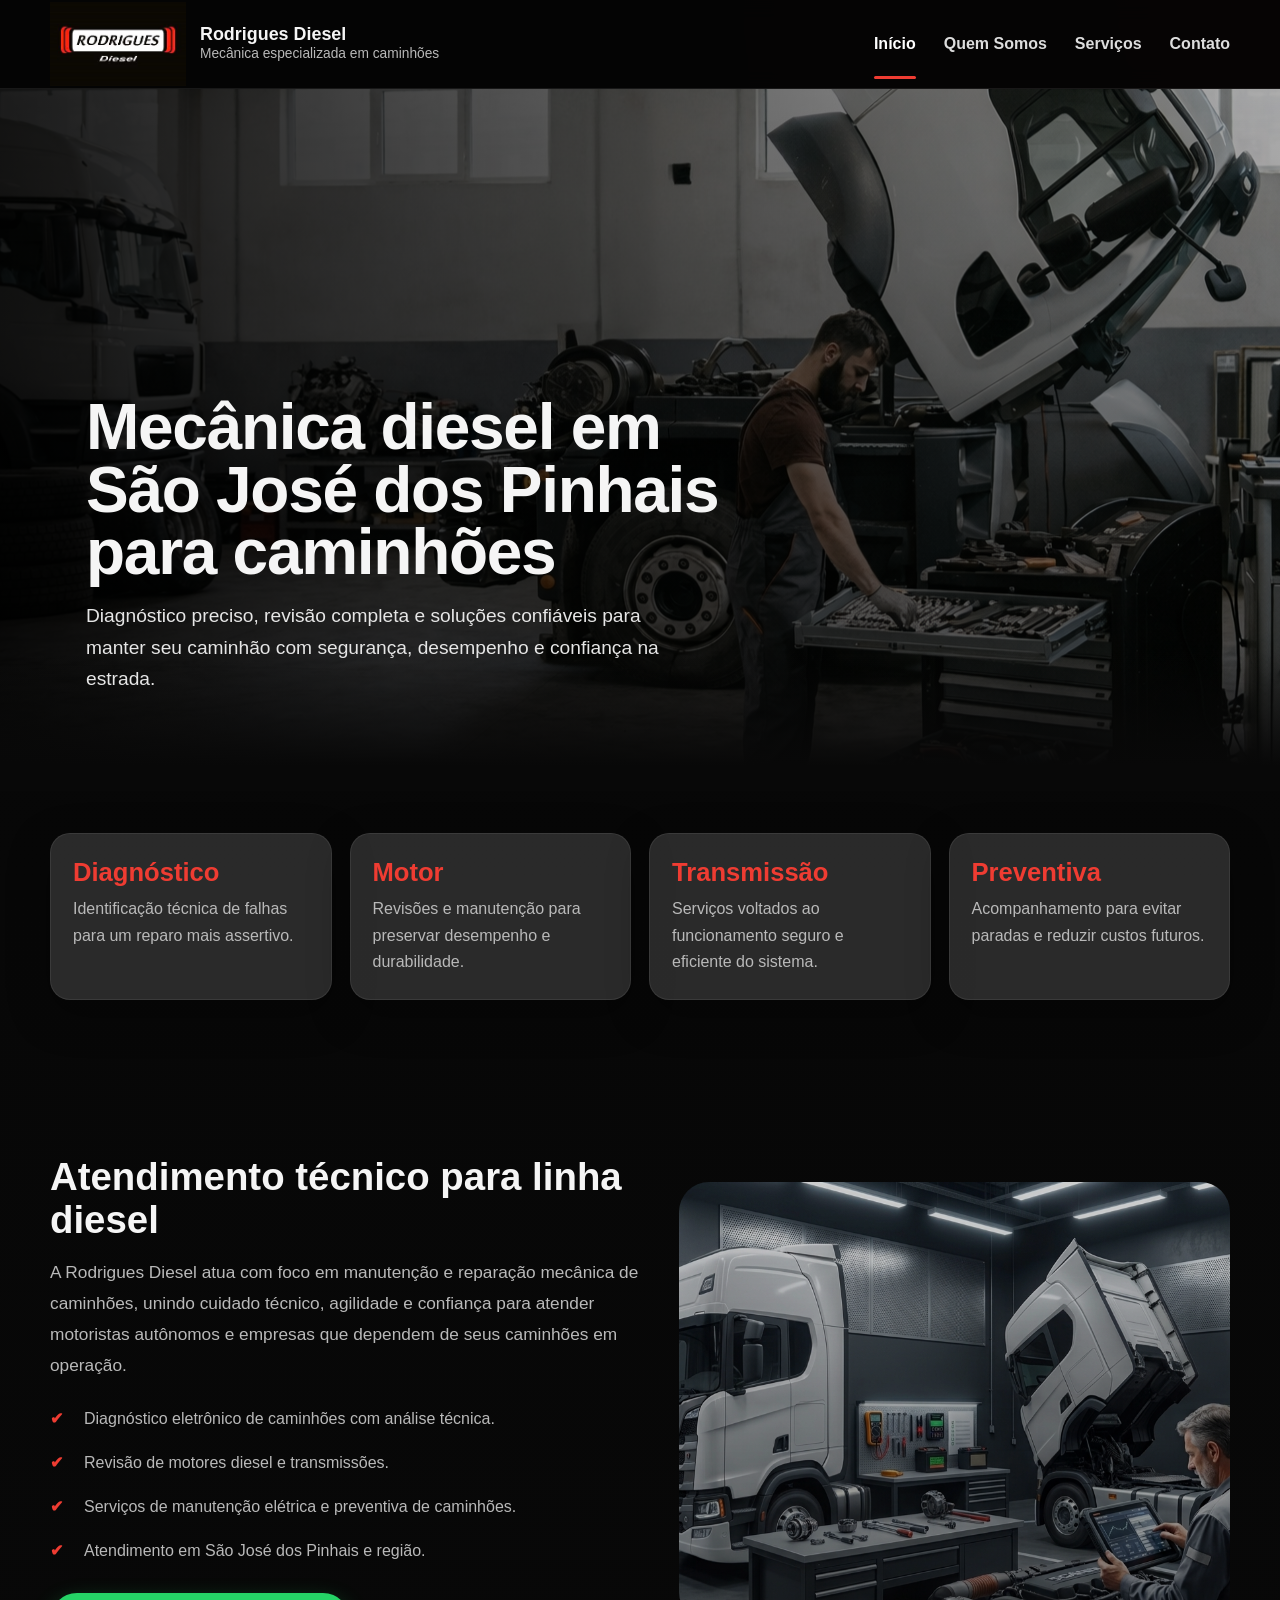
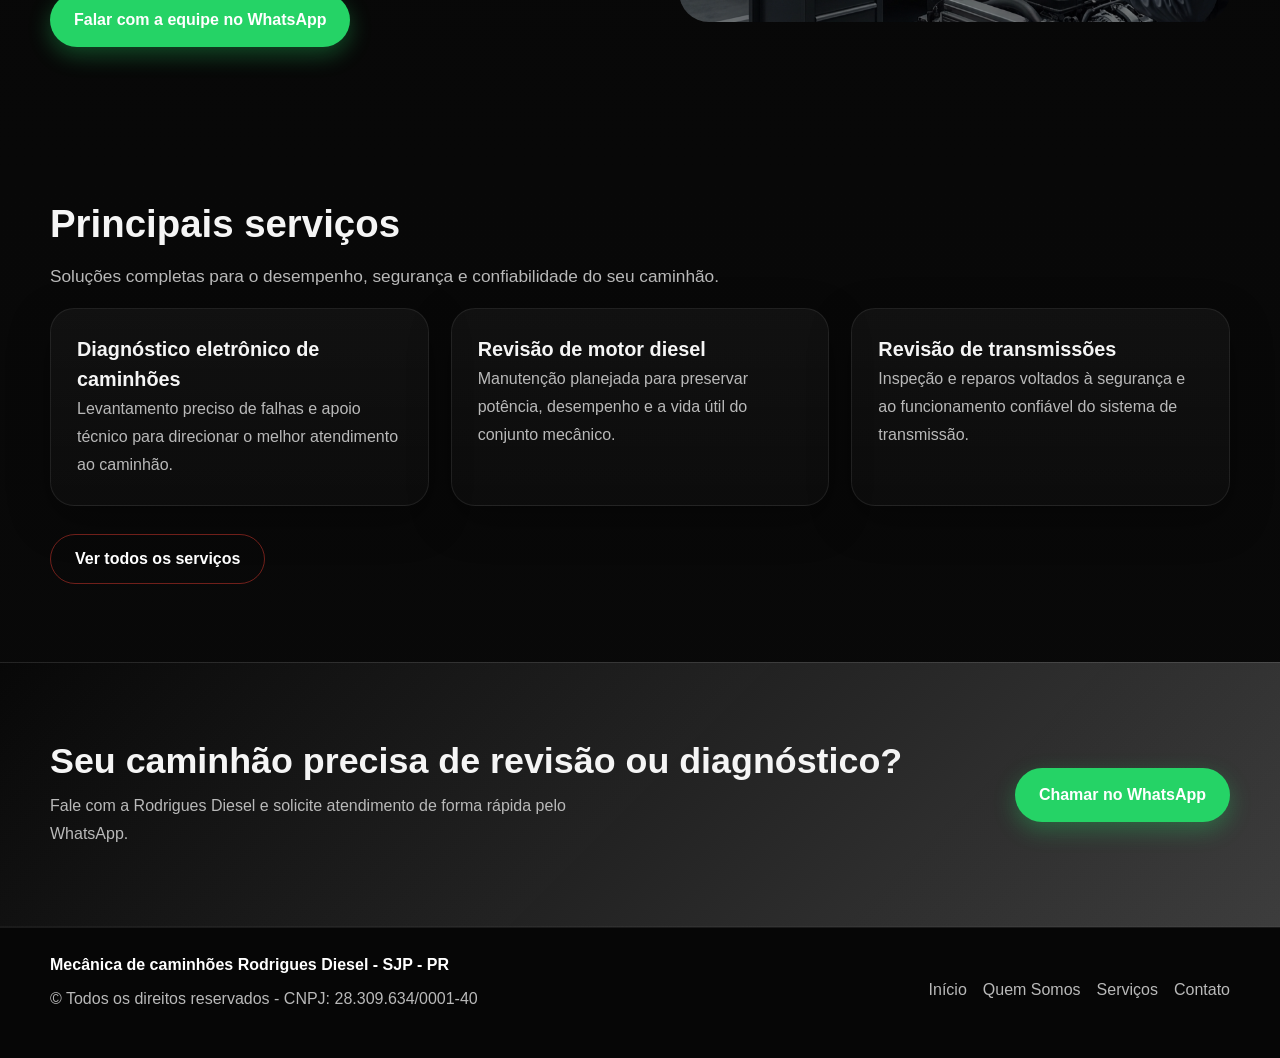
<file: index.html>
<!DOCTYPE html>
<html lang="pt-BR">
<head>
  <meta charset="UTF-8" />
<meta name="viewport" content="width=device-width, initial-scale=1.0" />

<title>Rodrigues Diesel | Mecânica diesel para caminhões em São José dos Pinhais</title>

<meta
  name="description"
  content="Rodrigues Diesel é especializada em mecânica diesel para caminhões em São José dos Pinhais, com serviços de diagnóstico, manutenção e reparo para linha pesada."
/>

<meta
  name="keywords"
  content="mecânica diesel, oficina diesel, caminhões diesel, manutenção de caminhões, mecânica linha pesada, oficina de caminhão, São José dos Pinhais, Rodrigues Diesel"
/>

<meta name="robots" content="index, follow" />
<link rel="canonical" href="https://rodriguesdiesel.com.br/" />

<link rel="icon" type="image/png" sizes="32x32" href="./favicon.png" />
<link rel="icon" type="image/png" sizes="16x16" href="./favicon.png" />
<link rel="shortcut icon" href="./favicon.png" />
  
<meta property="og:type" content="website" />
<meta property="og:title" content="Rodrigues Diesel | Mecânica diesel para caminhões" />
<meta
  property="og:description"
  content="Especialistas em manutenção e diagnóstico de caminhões diesel em São José dos Pinhais."
/>
<meta property="og:url" content="https://rodriguesdiesel.com.br/" />
<meta property="og:image" content="https://rodriguesdiesel.com.br/assets/img/og-home.jpg" />

<meta name="twitter:card" content="summary_large_image" />
<meta name="twitter:title" content="Rodrigues Diesel | Mecânica diesel para caminhões" />
<meta
  name="twitter:description"
  content="Especialistas em manutenção e diagnóstico de caminhões diesel em São José dos Pinhais."
/>
<meta name="twitter:image" content="https://rodriguesdiesel.com.br/assets/img/og-home.jpg" />

  <link rel="stylesheet" href="./assets/css/style.css">
</head>
<body>
  <!-- Cabeçalho principal -->
  <header class="site-header">
    <div class="container site-header__inner">
      <a class="brand" href="./index.html" aria-label="Rodrigues Diesel - página inicial">
        <img
          class="brand__logo"
          src="./assets/img/logo-rodrigues-diesel.jpeg"
          alt="Logo Rodrigues Diesel"
        >
        <div class="brand__text">
          <strong>Rodrigues Diesel</strong>
          <span>Mecânica especializada em caminhões</span>
        </div>
      </a>

      <button
        class="nav-toggle"
        type="button"
        aria-label="Abrir menu"
        aria-expanded="false"
      >
        Menu
      </button>

      <nav class="site-nav" aria-label="Menu principal">
        <ul>
          <li><a class="is-active" href="./index.html">Início</a></li>
          <li><a href="./quem-somos.html">Quem Somos</a></li>
          <li><a href="./servicos.html">Serviços</a></li>
          <li><a href="./contato.html">Contato</a></li>
        </ul>
      </nav>
    </div>
  </header>

  <main>
    <!-- Hero principal da página inicial -->
    <section
      class="hero"
      aria-label="Seção principal de apresentação da Rodrigues Diesel"
      style="--hero-image: url('../img/hero-inicio.png');"
    >
      <div class="container">
        <div class="hero__content">
          <h1>Mecânica diesel em São José dos Pinhais para caminhões</h1>
          <p>
            Diagnóstico preciso, revisão completa e soluções confiáveis para manter seu caminhão
            com segurança, desempenho e confiança na estrada.
          </p>
        </div>
      </div>
    </section>

    <!-- Destaques rápidos -->
    <section class="section section--tight">
      <div class="container">
        <div class="grid-4">
          <div class="stat">
            <strong>Diagnóstico</strong>
            <span>Identificação técnica de falhas para um reparo mais assertivo.</span>
          </div>

          <div class="stat">
            <strong>Motor</strong>
            <span>Revisões e manutenção para preservar desempenho e durabilidade.</span>
          </div>

          <div class="stat">
            <strong>Transmissão</strong>
            <span>Serviços voltados ao funcionamento seguro e eficiente do sistema.</span>
          </div>

          <div class="stat">
            <strong>Preventiva</strong>
            <span>Acompanhamento para evitar paradas e reduzir custos futuros.</span>
          </div>
        </div>
      </div>
    </section>

    <!-- Bloco institucional -->
    <section class="section">
      <div class="container grid-2 grid-2--align-center">
        <div>
          <h2 class="section-title">Atendimento técnico para linha diesel</h2>

          <p class="section-intro">
            A Rodrigues Diesel atua com foco em manutenção e reparação mecânica de caminhões,
            unindo cuidado técnico, agilidade e confiança para atender motoristas autônomos
            e empresas que dependem de seus caminhões em operação.
          </p>

          <ul class="list-check">
            <li>Diagnóstico eletrônico de caminhões com análise técnica.</li>
            <li>Revisão de motores diesel e transmissões.</li>
            <li>Serviços de manutenção elétrica e preventiva de caminhões.</li>
            <li>Atendimento em São José dos Pinhais e região.</li>
          </ul>

          <div class="section-actions">
            <a
              class="btn-whatsapp"
              href="https://wa.me/5541999166477?text=Eu%20vi%20seu%20contato%20no%20site%20e%20quero%20saber%20Mais."
              target="_blank"
              rel="noopener"
            >
              Falar com a equipe no WhatsApp
            </a>
          </div>
        </div>

        <div
          class="media-box"
          style="--media-image: url('../img/img-inicio-02.png');"
          aria-label="Imagem ilustrativa de manutenção mecânica"
        ></div>
      </div>
    </section>

    <!-- Serviços -->
    <section class="section">
      <div class="container">
        <h2 class="section-title">Principais serviços</h2>
        <p class="section-intro">
          Soluções completas para o desempenho, segurança e confiabilidade do seu caminhão.
        </p>
         </p>

        <div class="grid-3">
          <article class="card service-card">
          <h3>Diagnóstico eletrônico de caminhões</h3>
            <p>
              Levantamento preciso de falhas e apoio técnico para direcionar o melhor atendimento ao caminhão.
            </p>
          </article>

          <article class="card service-card">
           <h3>Revisão de motor diesel</h3>
            <p>
              Manutenção planejada para preservar potência, desempenho e a vida útil do conjunto mecânico.
            </p>
          </article>

          <article class="card service-card">
           <h3>Revisão de transmissões</h3>
            <p>
              Inspeção e reparos voltados à segurança e ao funcionamento confiável do sistema de transmissão.
            </p>
          </article>
        </div>

        <div class="section-actions">
          <a class="btn-outline" href="./servicos.html">Ver todos os serviços</a>
        </div>
      </div>
    </section>

    <!-- CTA final -->
    <section class="section cta-band">
      <div class="container cta-band__inner">
        <div>
          <h2>Seu caminhão precisa de revisão ou diagnóstico?</h2>
          <p>Fale com a Rodrigues Diesel e solicite atendimento de forma rápida pelo WhatsApp.</p>
        </div>

        <a
          class="btn-whatsapp"
          href="https://wa.me/5541999166477?text=Eu%20vi%20seu%20contato%20no%20site%20e%20quero%20saber%20Mais."
          target="_blank"
          rel="noopener"
        >
          Chamar no WhatsApp
        </a>
      </div>
    </section>
  </main>

  <!-- Rodapé -->
  <footer class="site-footer">
    <div class="container footer__inner">
      <div class="footer__brand">
        <div>
          <strong style="display:block;color:#fff;">Mecânica de caminhões Rodrigues Diesel - SJP - PR</strong>
          <p>© Todos os direitos reservados - CNPJ: 28.309.634/0001-40</p>
        </div>
      </div>

      <div class="footer__links">
        <a href="./index.html">Início</a>
        <a href="./quem-somos.html">Quem Somos</a>
        <a href="./servicos.html">Serviços</a>
        <a href="./contato.html">Contato</a>
      </div>
    </div>
  </footer>

  <script src="./assets/js/main.js"></script>
</body>
</html>
</file>
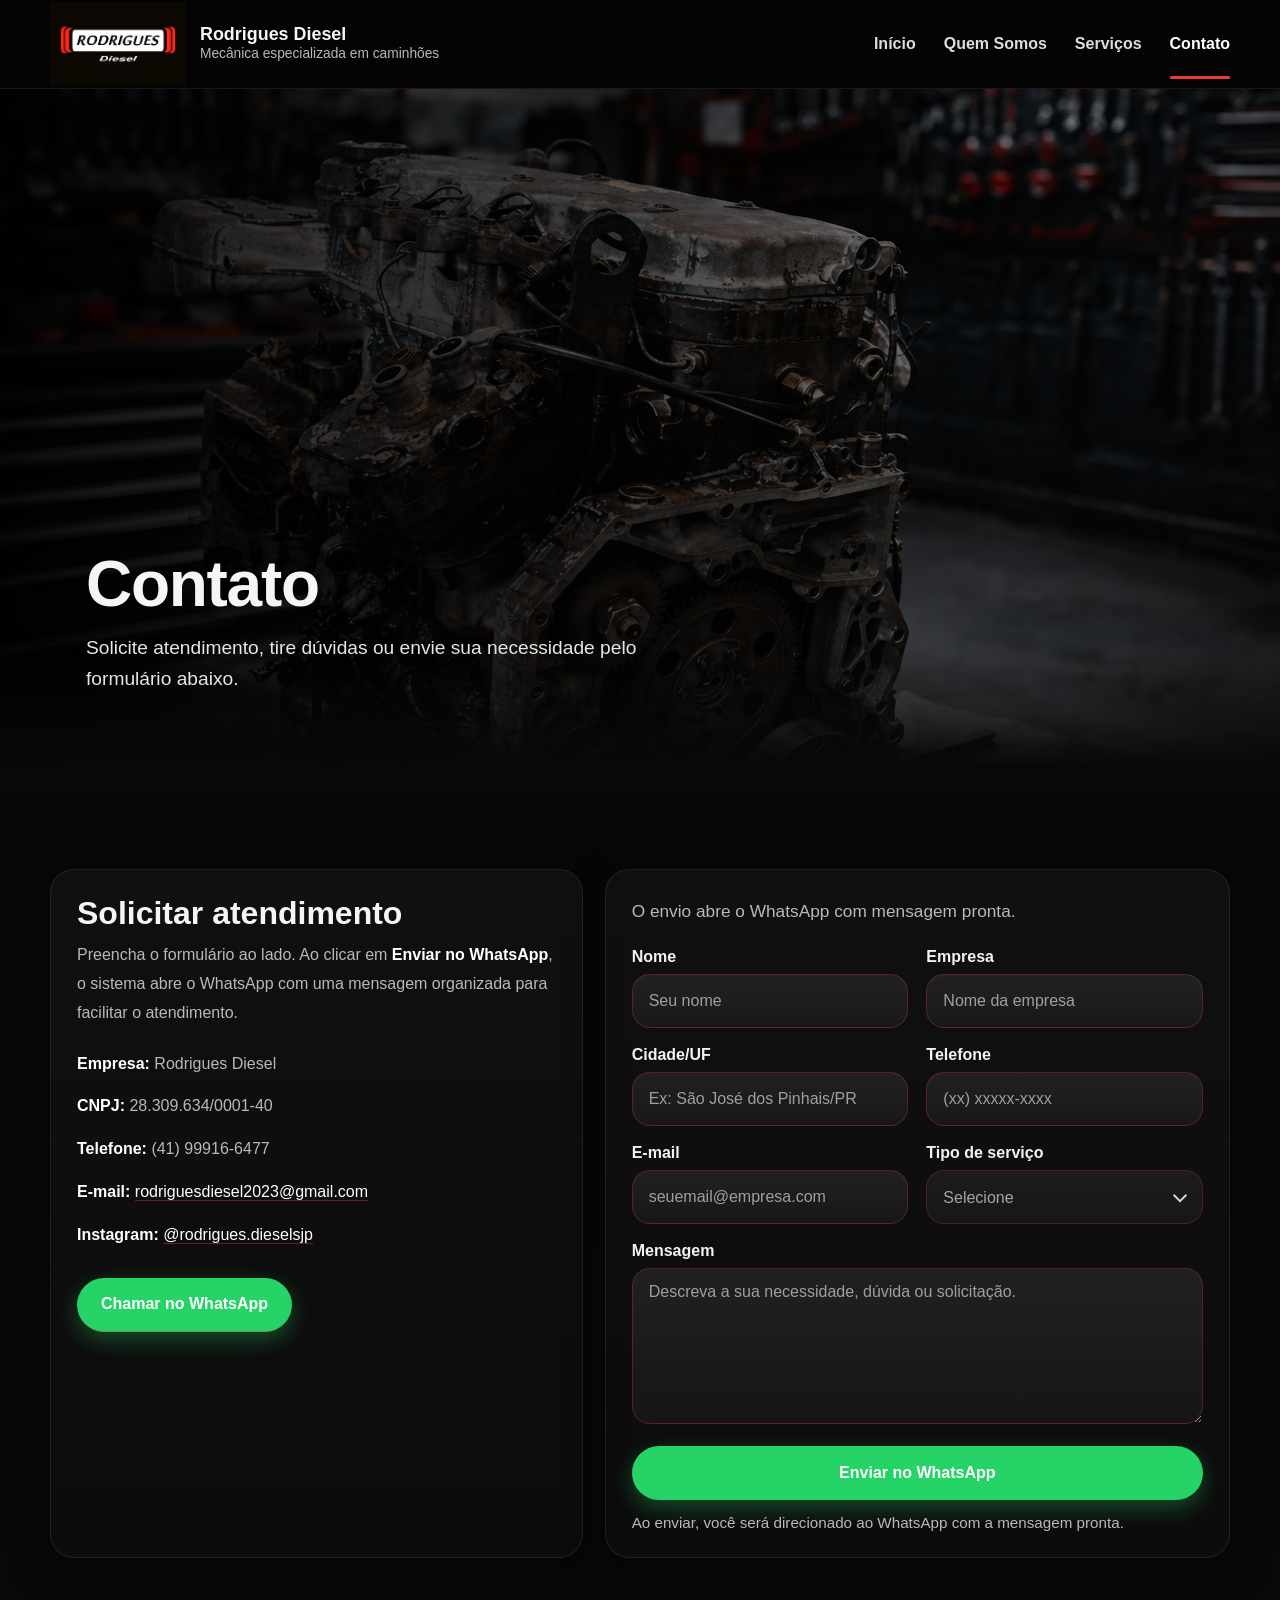
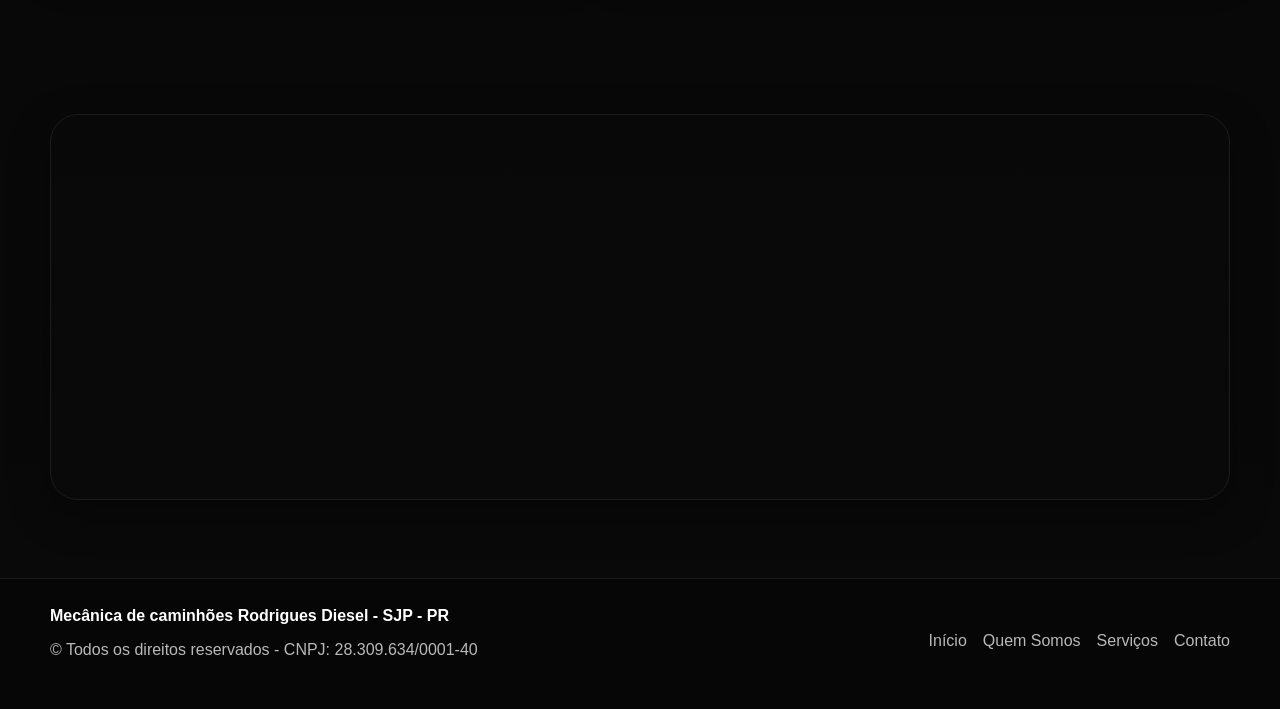
<file: contato.html>
<!DOCTYPE html>
<html lang="pt-BR">
<head>
  <meta charset="UTF-8">
  <meta name="viewport" content="width=device-width, initial-scale=1.0">
  <title>Contato | Rodrigues Diesel</title>
  <meta name="description" content="Entre em contato com a Rodrigues Diesel em São José dos Pinhais. Solicite atendimento pelo formulário ou pelo WhatsApp.">
  <link rel="stylesheet" href="./assets/css/style.css">
</head>
<body>
  <header class="site-header">
    <div class="container site-header__inner">
      <a class="brand" href="./index.html" aria-label="Rodrigues Diesel - página inicial">
        <img class="brand__logo" src="./assets/img/logo-rodrigues-diesel.jpeg" alt="Logo Rodrigues Diesel">
        <div class="brand__text">
          <strong>Rodrigues Diesel</strong>
          <span>Mecânica especializada em caminhões</span>
        </div>
      </a>
      <button class="nav-toggle" type="button" aria-label="Abrir menu" aria-expanded="false">Menu</button>
      <nav class="site-nav" aria-label="Menu principal">
        <ul>
          <li><a href="./index.html">Início</a></li>
          <li><a href="./quem-somos.html">Quem Somos</a></li>
          <li><a href="./servicos.html">Serviços</a></li>
          <li><a class="is-active" href="./contato.html">Contato</a></li>
        </ul>
      </nav>
    </div>
  </header>

  <main>
    <section class="hero" style="--hero-image: url('../img/hero-contato.png');">
      <div class="container">
        <div class="hero__content">
          <h1>Contato</h1>
          <p>Solicite atendimento, tire dúvidas ou envie sua necessidade pelo formulário abaixo.</p>
        </div>
      </div>
    </section>

    <section class="section">
      <div class="container">
        <div class="contact-layout">
          <aside class="card contact-panel">
            <h2 class="section-title" style="font-size:2rem; margin-bottom: 10px;">Solicitar atendimento</h2>
            <p>
              Preencha o formulário ao lado. Ao clicar em <strong>Enviar no WhatsApp</strong>, o sistema abre o WhatsApp
              com uma mensagem organizada para facilitar o atendimento.
            </p>
            <ul>
              <li><strong>Empresa:</strong> Rodrigues Diesel</li>
              <li><strong>CNPJ:</strong> 28.309.634/0001-40</li>
              <li><strong>Telefone:</strong> (41) 99916-6477</li>
<li>
  <strong>E-mail:</strong>
  <a href="mailto:rodriguesdiesel2023@gmail.com">
    rodriguesdiesel2023@gmail.com
  </a>
</li>

<li>
  <strong>Instagram:</strong>
  <a href="https://www.instagram.com/rodrigues.dieselsjp" target="_blank" rel="noopener">
    @rodrigues.dieselsjp
  </a>
</li>
            </ul>
            <p style="margin-top:28px;"><a class="btn-whatsapp" href="https://wa.me/5541999166477?text=Eu%20vi%20seu%20contato%20no%20site%20e%20quero%20saber%20Mais." target="_blank" rel="noopener">Chamar no WhatsApp</a></p>
          </aside>

          <section class="card">
            <p class="section-intro" style="margin-top: 0; margin-bottom: 22px;">O envio abre o WhatsApp com mensagem pronta.</p>

            <form id="contactForm" data-whatsapp="5541999166477">
              <div class="form-grid">
                <div class="form-group">
                  <label for="nome">Nome</label>
                  <input class="field" id="nome" name="nome" type="text" placeholder="Seu nome">
                </div>
                <div class="form-group">
                  <label for="empresa">Empresa</label>
                  <input class="field" id="empresa" name="empresa" type="text" placeholder="Nome da empresa">
                </div>
                <div class="form-group">
                  <label for="cidade">Cidade/UF</label>
                  <input class="field" id="cidade" name="cidade" type="text" placeholder="Ex: São José dos Pinhais/PR">
                </div>
                <div class="form-group">
                  <label for="telefone">Telefone</label>
                  <input class="field" id="telefone" name="telefone" type="text" placeholder="(xx) xxxxx-xxxx">
                </div>
                <div class="form-group">
                  <label for="email">E-mail</label>
                  <input class="field" id="email" name="email" type="email" placeholder="seuemail@empresa.com">
                </div>

<div class="form-group">
  <label for="servico">Tipo de serviço</label>
  <div class="select-wrap">
    <select class="select" id="servico" name="servico" required>
  <option value="" selected disabled>Selecione</option>
  <option>Diagnóstico eletrônico de caminhões</option>
  <option>Revisão de motor diesel</option>
  <option>Revisão de transmissões</option>
  <option>Revisão preventiva</option>
  <option>Manutenção elétrica de caminhões</option>
  <option>Outro</option>
</select>
  </div>
</div>

                <div class="form-group form-group--full">
                  <label for="mensagem">Mensagem</label>
                  <textarea class="textarea" id="mensagem" name="mensagem" placeholder="Descreva a sua necessidade, dúvida ou solicitação."></textarea>
                </div>
                <div class="form-group form-group--full">
                  <button class="btn-whatsapp" type="submit" style="width:100%;">Enviar no WhatsApp</button>
                  <div class="form-note">Ao enviar, você será direcionado ao WhatsApp com a mensagem pronta.</div>
                </div>
              </div>
            </form>
          </section>
        </div>
      </div>
    </section>

    <section class="section">
      <div class="container">
        <div class="map-box">
          <iframe src="https://www.google.com/maps?q=Alameda%20Bom%20Pastor%201701%20S%C3%A3o%20Jos%C3%A9%20dos%20Pinhais&output=embed" loading="lazy" referrerpolicy="no-referrer-when-downgrade"></iframe>
        </div>
      </div>
    </section>
  </main>

  <footer class="site-footer">
    <div class="container footer__inner">
      <div class="footer__brand">
        <div>
          <strong style="display:block;color:#fff;">Mecânica de caminhões Rodrigues Diesel - SJP - PR</strong>
          <p>© Todos os direitos reservados - CNPJ: 28.309.634/0001-40</p>
        </div>
      </div>
      <div class="footer__links">
        <a href="./index.html">Início</a>
        <a href="./quem-somos.html">Quem Somos</a>
        <a href="./servicos.html">Serviços</a>
        <a href="./contato.html">Contato</a>
      </div>
    </div>
  </footer>

  <script src="./assets/js/main.js"></script>
</body>
</html>
</file>
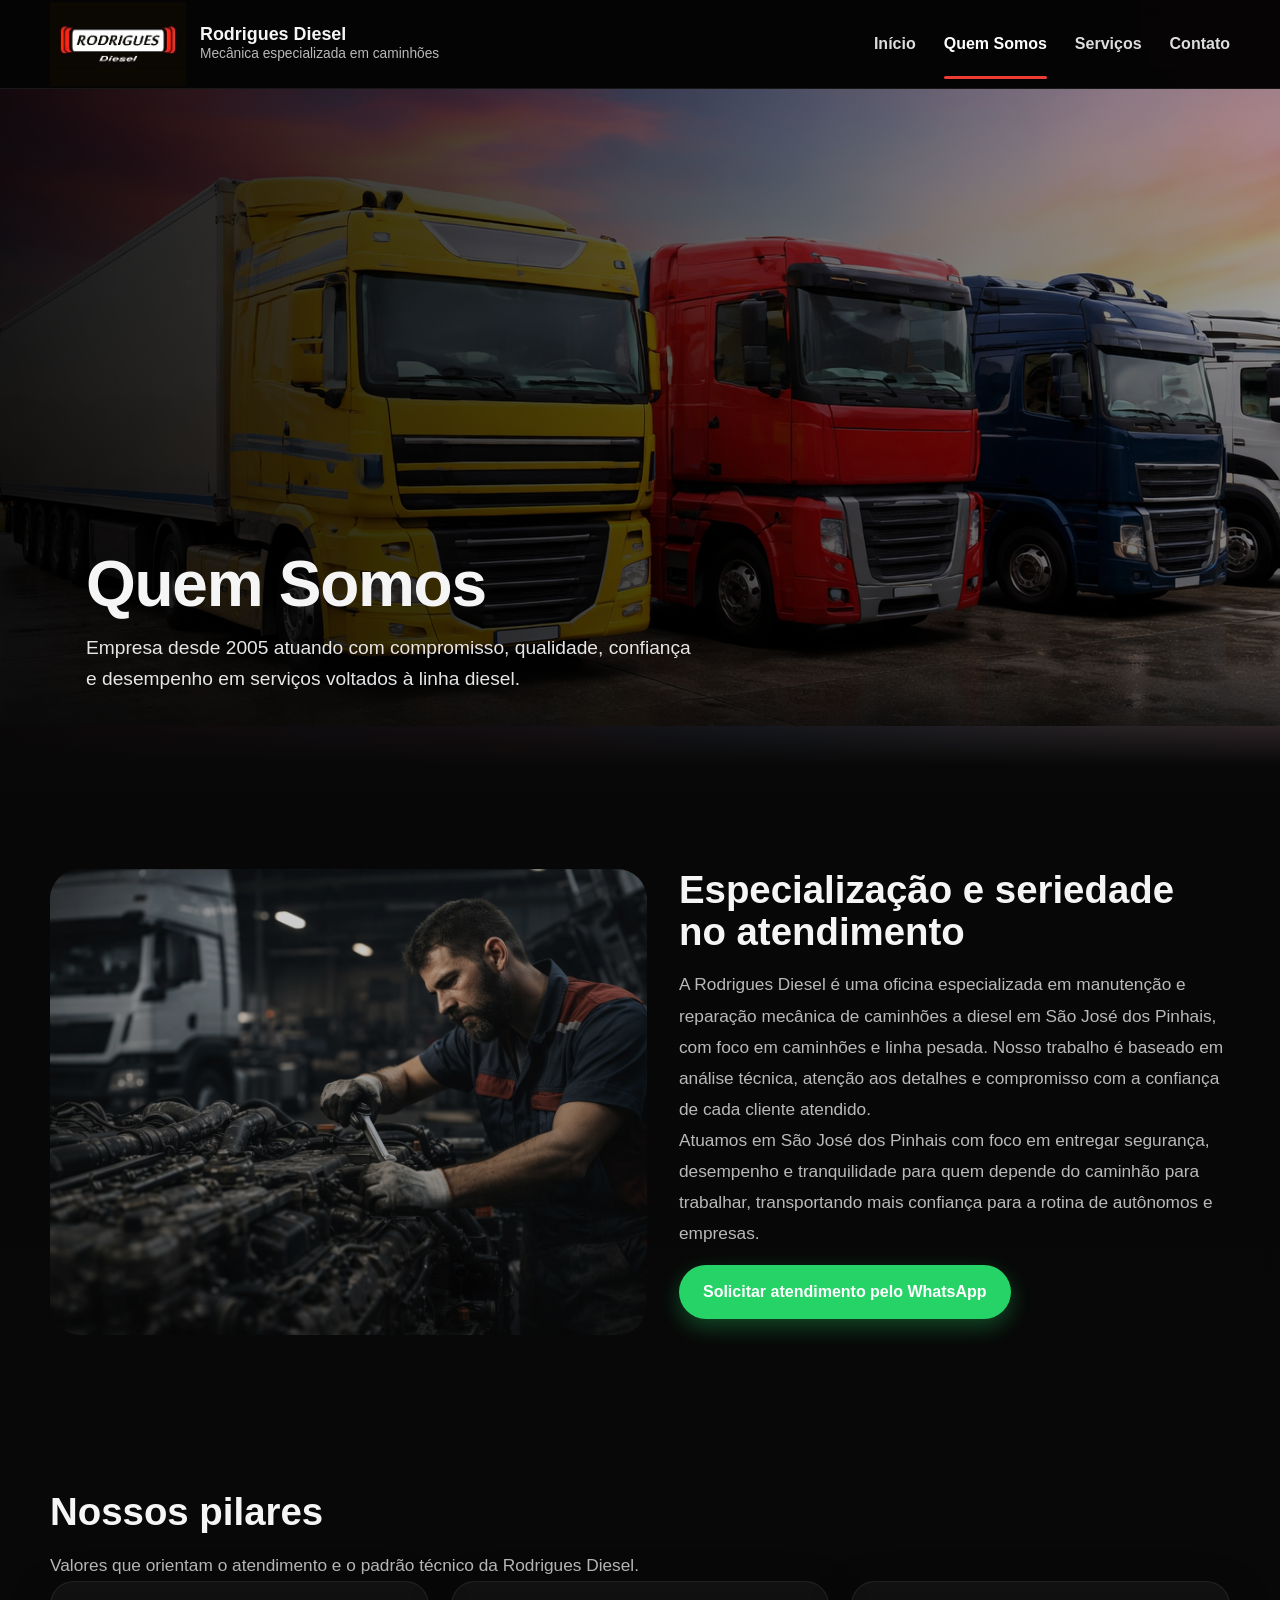
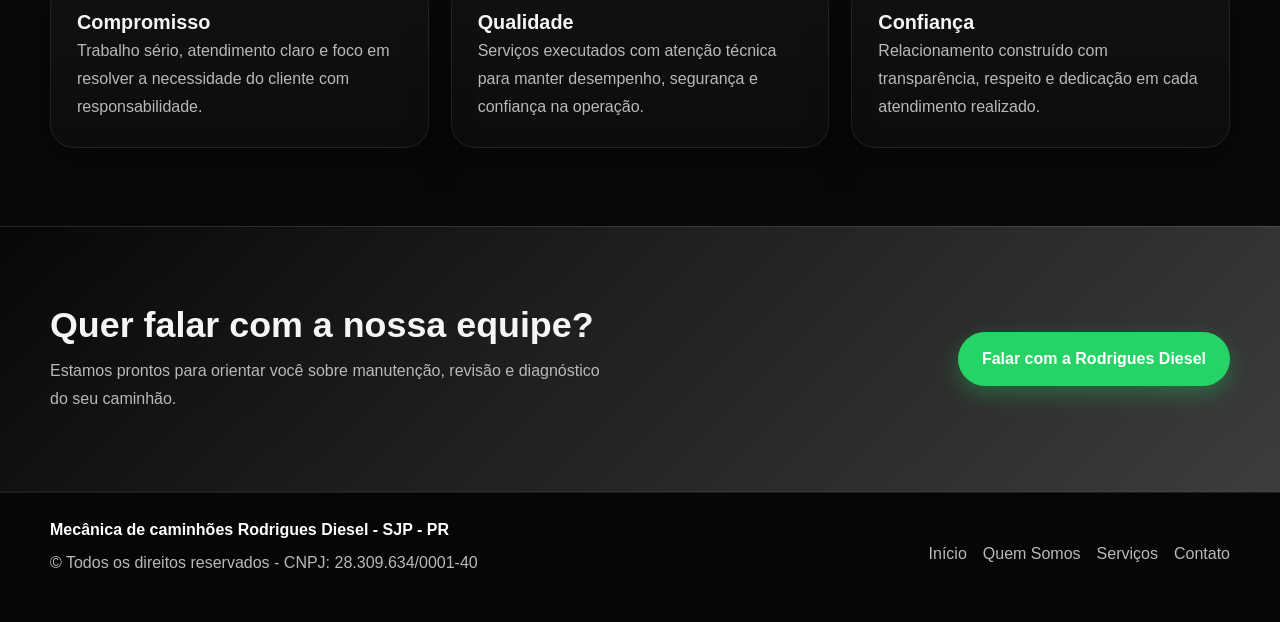
<file: quem-somos.html>
<!DOCTYPE html>
<html lang="pt-BR">
<head>
  <meta charset="UTF-8">
  <meta name="viewport" content="width=device-width, initial-scale=1.0">
  <title>Quem Somos | Rodrigues Diesel</title>
  <meta name="description" content="Conheça a Rodrigues Diesel, oficina especializada em manutenção de caminhões diesel em São José dos Pinhais.">
  <link rel="stylesheet" href="./assets/css/style.css">
</head>
<body>
  <header class="site-header">
    <div class="container site-header__inner">
      <a class="brand" href="./index.html" aria-label="Rodrigues Diesel - página inicial">
        <img class="brand__logo" src="./assets/img/logo-rodrigues-diesel.jpeg" alt="Logo Rodrigues Diesel">
        <div class="brand__text">
          <strong>Rodrigues Diesel</strong>
          <span>Mecânica especializada em caminhões</span>
        </div>
      </a>
      <button class="nav-toggle" type="button" aria-label="Abrir menu" aria-expanded="false">Menu</button>
      <nav class="site-nav" aria-label="Menu principal">
        <ul>
          <li><a href="./index.html">Início</a></li>
          <li><a class="is-active" href="./quem-somos.html">Quem Somos</a></li>
          <li><a href="./servicos.html">Serviços</a></li>
          <li><a href="./contato.html">Contato</a></li>
        </ul>
      </nav>
    </div>
  </header>

  <main>
<section class="hero" style="--hero-image: url('../img/hero-quem-somos.png');">
  <div class="container">
    <div class="hero__content">
      <h1>Quem Somos</h1>
      <p>Empresa desde 2005 atuando com compromisso, qualidade, confiança e desempenho em serviços voltados à linha diesel.</p>
    </div>
  </div>
</section>

    <section class="section">
      <div class="container grid-2">
        <div class="media-box" style="--media-image: url('../img/img-quem-02.png');"></div>
        <div>
          <h2 class="section-title">Especialização e seriedade no atendimento</h2>
          <p class="section-intro">
            A Rodrigues Diesel é uma oficina especializada em manutenção e reparação mecânica de caminhões a diesel em São José dos Pinhais,
            com foco em caminhões e linha pesada. Nosso trabalho é baseado em análise técnica, atenção aos detalhes
            e compromisso com a confiança de cada cliente atendido.
          </p>
          <p class="section-intro">
            Atuamos em São José dos Pinhais com foco em entregar segurança, desempenho e tranquilidade para quem depende
            do caminhão para trabalhar, transportando mais confiança para a rotina de autônomos e empresas.
          </p>
          <p><a class="btn-whatsapp" href="https://wa.me/5541999166477?text=Eu%20vi%20seu%20contato%20no%20site%20e%20quero%20saber%20Mais." target="_blank" rel="noopener">Solicitar atendimento pelo WhatsApp</a></p>
        </div>
      </div>
    </section>

    <section class="section">
      <div class="container">
        <h2 class="section-title">Nossos pilares</h2>
        <p class="section-intro">Valores que orientam o atendimento e o padrão técnico da Rodrigues Diesel.</p>
        <div class="grid-3">
          <article class="card">
            <h3>Compromisso</h3>
            <p>Trabalho sério, atendimento claro e foco em resolver a necessidade do cliente com responsabilidade.</p>
          </article>
          <article class="card">
            <h3>Qualidade</h3>
            <p>Serviços executados com atenção técnica para manter desempenho, segurança e confiança na operação.</p>
          </article>
          <article class="card">
            <h3>Confiança</h3>
            <p>Relacionamento construído com transparência, respeito e dedicação em cada atendimento realizado.</p>
          </article>
        </div>
      </div>
    </section>

    <section class="section cta-band">
      <div class="container cta-band__inner">
        <div>
          <h2>Quer falar com a nossa equipe?</h2>
          <p>Estamos prontos para orientar você sobre manutenção, revisão e diagnóstico do seu caminhão.</p>
        </div>
        <a class="btn-whatsapp" href="https://wa.me/5541999166477?text=Eu%20vi%20seu%20contato%20no%20site%20e%20quero%20saber%20Mais." target="_blank" rel="noopener">Falar com a Rodrigues Diesel</a>
      </div>
    </section>
  </main>

  <footer class="site-footer">
    <div class="container footer__inner">
      <div class="footer__brand">
        <div>
          <strong style="display:block;color:#fff;">Mecânica de caminhões Rodrigues Diesel - SJP - PR</strong>
          <p>© Todos os direitos reservados - CNPJ: 28.309.634/0001-40</p>
        </div>
      </div>
      <div class="footer__links">
        <a href="./index.html">Início</a>
        <a href="./quem-somos.html">Quem Somos</a>
        <a href="./servicos.html">Serviços</a>
        <a href="./contato.html">Contato</a>
      </div>
    </div>
  </footer>

  <script src="./assets/js/main.js"></script>
</body>
</html>
</file>
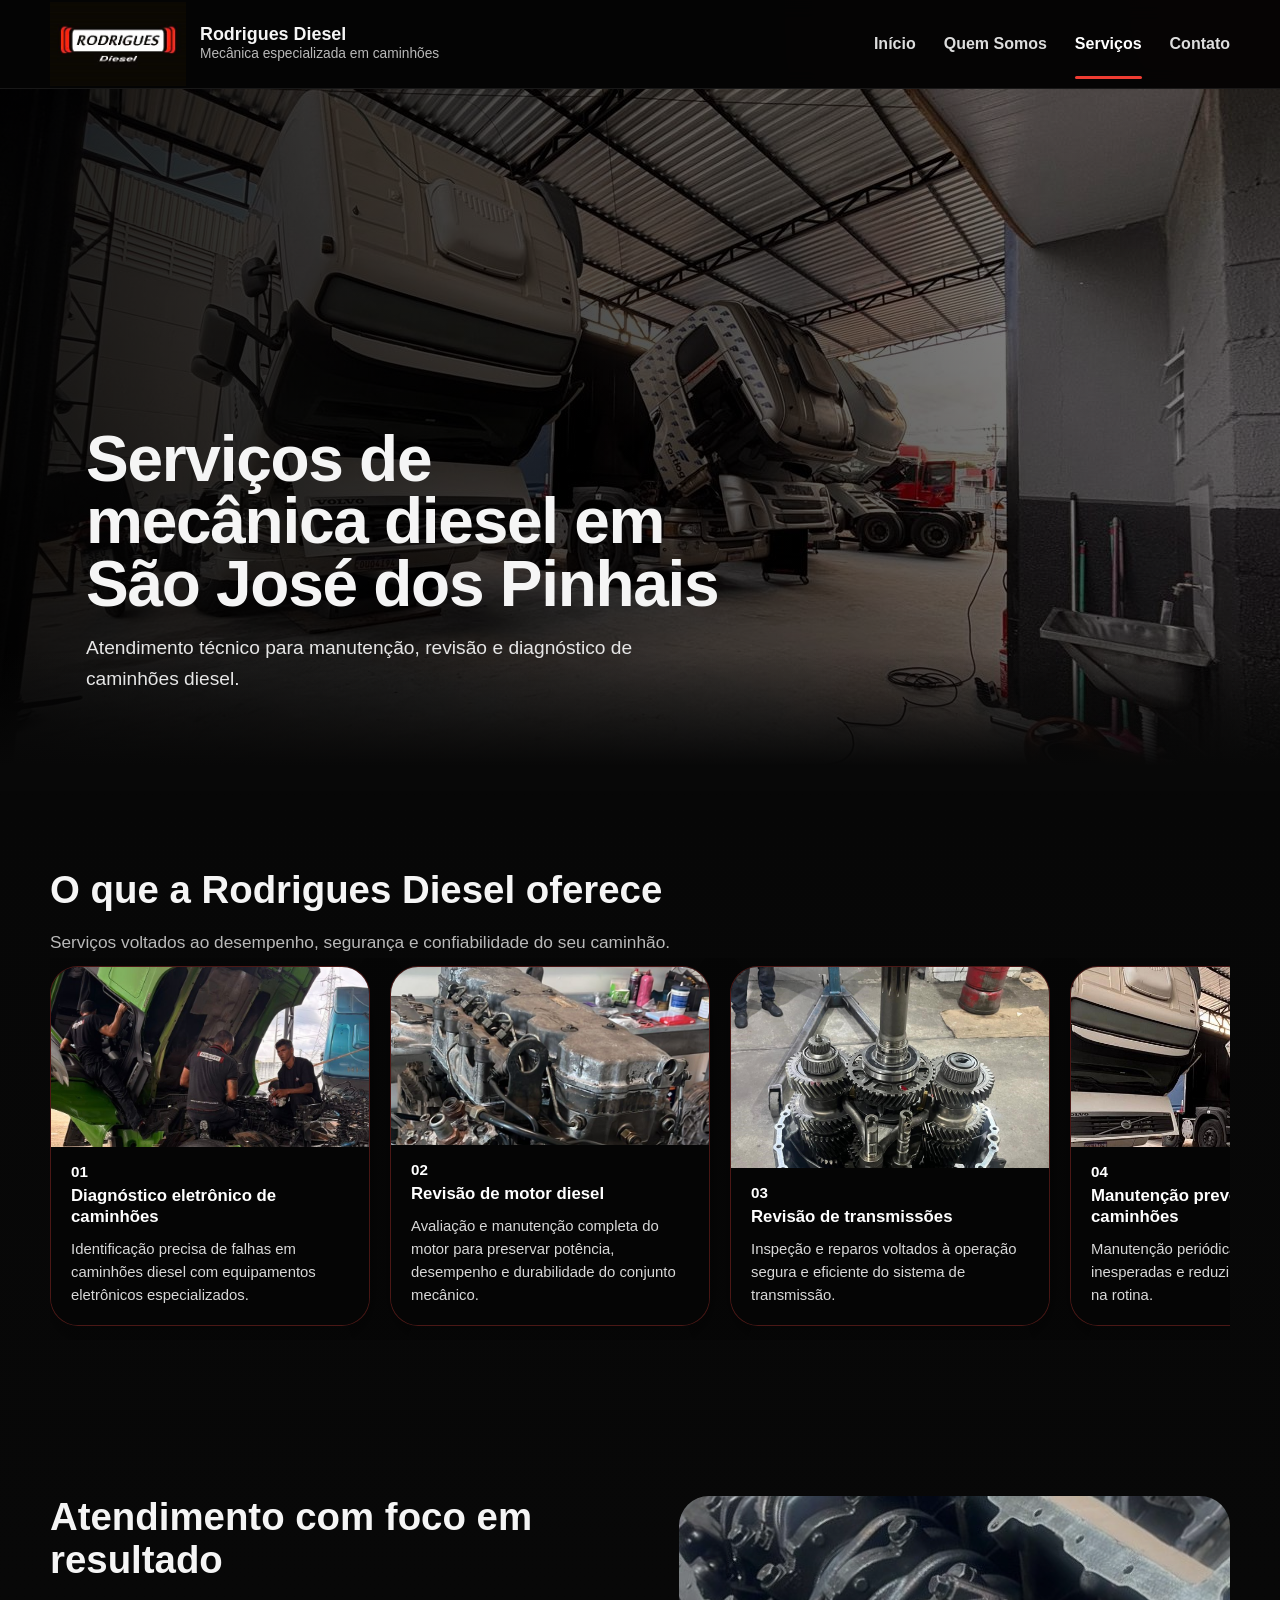
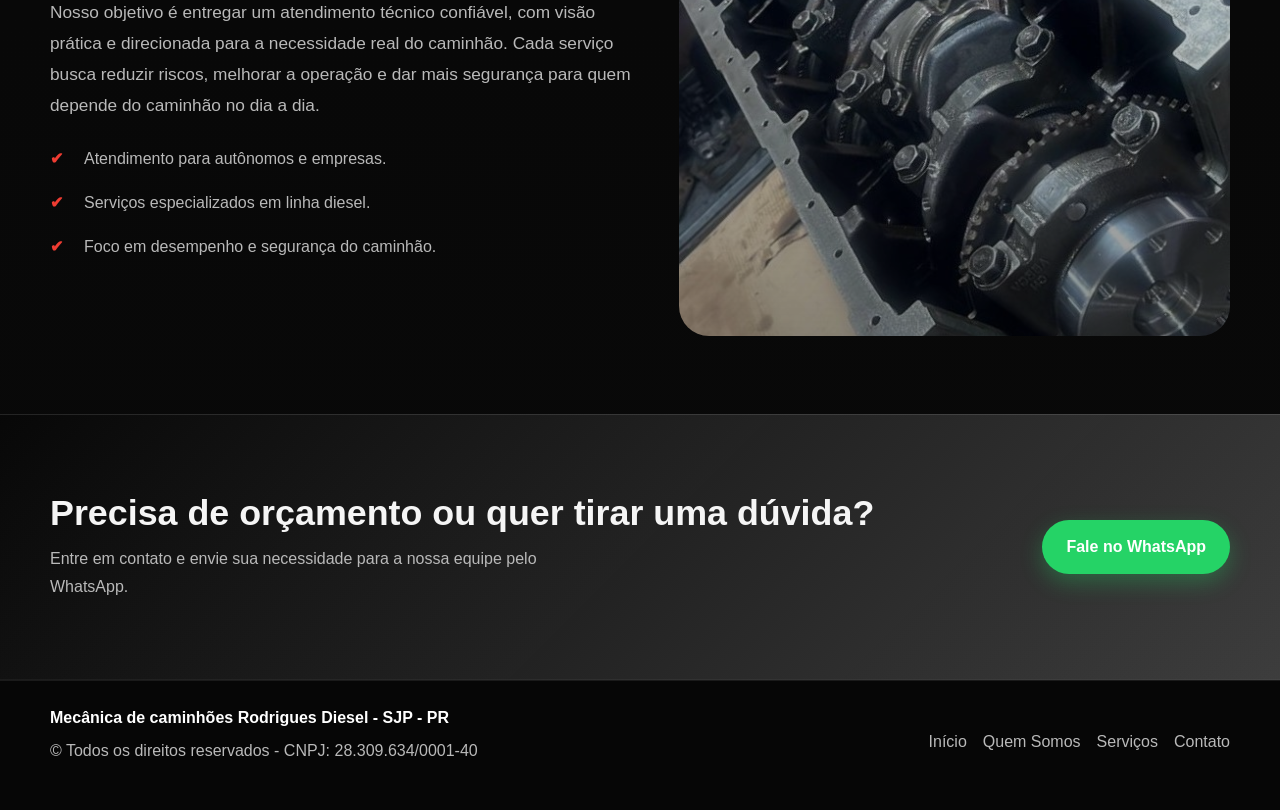
<file: servicos.html>
<!DOCTYPE html>
<html lang="pt-BR">
<head>
  <meta charset="UTF-8">
  <meta name="viewport" content="width=device-width, initial-scale=1.0">
  <title>Serviços | Rodrigues Diesel</title>
  <meta name="description" content="Confira os serviços da Rodrigues Diesel: Diagnóstico eletrônico de caminhões, Revisão de motor diesel, transmissões, manutenção elétrica e preventiva de caminhões.">
  <link rel="stylesheet" href="./assets/css/style.css">
</head>
<body>
  <header class="site-header">
    <div class="container site-header__inner">
      <a class="brand" href="./index.html" aria-label="Rodrigues Diesel - página inicial">
        <img class="brand__logo" src="./assets/img/logo-rodrigues-diesel.jpeg" alt="Logo Rodrigues Diesel">
        <div class="brand__text">
          <strong>Rodrigues Diesel</strong>
          <span>Mecânica especializada em caminhões</span>
        </div>
      </a>
      <button class="nav-toggle" type="button" aria-label="Abrir menu" aria-expanded="false">Menu</button>
      <nav class="site-nav" aria-label="Menu principal">
        <ul>
          <li><a href="./index.html">Início</a></li>
          <li><a href="./quem-somos.html">Quem Somos</a></li>
          <li><a class="is-active" href="./servicos.html">Serviços</a></li>
          <li><a href="./contato.html">Contato</a></li>
        </ul>
      </nav>
    </div>
  </header>

  <main>

     <section class="hero" style="--hero-image: url('../img/hero-servico.jpeg');">
      <div class="container">
        <div class="hero__content">
          <h1>Serviços de mecânica diesel em São José dos Pinhais</h1>
          <p>Atendimento técnico para manutenção, revisão e diagnóstico de caminhões diesel.</p>
        </div>
      </div>
    </section>

    <section class="section">
      <div class="container">
        <h2 class="section-title">O que a Rodrigues Diesel oferece</h2>
        <p class="section-intro">Serviços voltados ao desempenho, segurança e confiabilidade do seu caminhão.</p>
<div class="services-carousel" aria-label="Carrossel de serviços da Rodrigues Diesel">
  <article class="card service-card" style="--card-img: url('../img/card-01.jpeg');">
    <div class="service-card__icon">01</div>
    <h3>Diagnóstico eletrônico de caminhões</h3>
    <p>Identificação precisa de falhas em caminhões diesel com equipamentos eletrônicos especializados.</p>
  </article>

  <article class="card service-card" style="--card-img: url('../img/card-02.jpeg');">
    <div class="service-card__icon">02</div>
    <h3>Revisão de motor diesel</h3>
    <p>Avaliação e manutenção completa do motor para preservar potência, desempenho e durabilidade do conjunto mecânico.</p>
  </article>

  <article class="card service-card" style="--card-img: url('../img/card-03.jpeg');">
    <div class="service-card__icon">03</div>
    <h3>Revisão de transmissões</h3>
    <p>Inspeção e reparos voltados à operação segura e eficiente do sistema de transmissão.</p>
  </article>

  <article class="card service-card" style="--card-img: url('../img/card-04.jpeg');">
    <div class="service-card__icon">04</div>
    <h3>Manutenção preventiva de caminhões</h3>
    <p>Manutenção periódica para evitar falhas inesperadas e reduzir o risco de paradas na rotina.</p>
  </article>

  <article class="card service-card" style="--card-img: url('../img/card-05.jpeg');">
    <div class="service-card__icon">05</div>
    <h3>Manutenção elétrica de caminhões</h3>
    <p>Serviços voltados ao sistema elétrico do caminhão, com foco em funcionamento seguro e confiável.</p>
  </article>
</div>
      </div>
    </section>

    <section class="section">
      <div class="container grid-2">
        <div>
          <h2 class="section-title">Atendimento com foco em resultado</h2>
          <p class="section-intro">
            Nosso objetivo é entregar um atendimento técnico confiável, com visão prática e direcionada para a necessidade real do caminhão.
            Cada serviço busca reduzir riscos, melhorar a operação e dar mais segurança para quem depende do caminhão no dia a dia.
          </p>
          <ul class="list-check">
            <li>Atendimento para autônomos e empresas.</li>
            <li>Serviços especializados em linha diesel.</li>
            <li>Foco em desempenho e segurança do caminhão.</li>
          </ul>
        </div>
        <div class="media-box" style="--media-image: url('../img/img-servico-02.jpeg');"></div>
      </div>
    </section>

    <section class="section cta-band">
      <div class="container cta-band__inner">
        <div>
          <h2>Precisa de orçamento ou quer tirar uma dúvida?</h2>
          <p>Entre em contato e envie sua necessidade para a nossa equipe pelo WhatsApp.</p>
        </div>
        <a class="btn-whatsapp" href="https://wa.me/5541999166477?text=Eu%20vi%20seu%20contato%20no%20site%20e%20quero%20saber%20Mais." target="_blank" rel="noopener">Fale no WhatsApp</a>
      </div>
    </section>
  </main>

  <footer class="site-footer">
    <div class="container footer__inner">
      <div class="footer__brand">
        <div>
          <strong style="display:block;color:#fff;">Mecânica de caminhões Rodrigues Diesel - SJP - PR</strong>
          <p>© Todos os direitos reservados - CNPJ: 28.309.634/0001-40</p>
        </div>
      </div>
      <div class="footer__links">
        <a href="./index.html">Início</a>
        <a href="./quem-somos.html">Quem Somos</a>
        <a href="./servicos.html">Serviços</a>
        <a href="./contato.html">Contato</a>
      </div>
    </div>
  </footer>

  <script src="./assets/js/main.js"></script>
</body>
</html>
</file>
<file: assets/css/style.css>
/* =========================================================
   Rodrigues Diesel - Base visual
   - Estrutura organizada
   - Responsividade reforçada
   - Sem quebrar a base já funcional
========================================================= */

/* =========================================================
   TOKENS / VARIÁVEIS
========================================================= */
:root {
  --bg: #050505;
  --bg-soft: #101010;
  --panel: #161616;
  --panel-2: #1d1d1d;

  --text: #f5f5f5;
  --muted: #b9b9b9;

  --line: rgba(255, 255, 255, 0.08);
  --line-strong: rgba(255, 255, 255, 0.14);

  --brand: #ef3c32;
  --brand-2: #ffffff;
  --whatsapp: #25d366;

  --shadow: 0 14px 40px rgba(0, 0, 0, 0.35);
  --shadow-soft: 0 10px 26px rgba(0, 0, 0, 0.24);

  --radius: 24px;
  --radius-sm: 18px;
  --radius-pill: 999px;

  --container: 1180px;
  --header-h: 88px;

  --space-1: 8px;
  --space-2: 12px;
  --space-3: 16px;
  --space-4: 20px;
  --space-5: 24px;
  --space-6: 28px;
  --space-7: 36px;
  --space-8: 48px;
  --space-9: 64px;
  --space-10: 78px;
}

/* =========================================================
   RESET / BASE
========================================================= */
*,
*::before,
*::after {
  box-sizing: border-box;
}

html {
  scroll-behavior: smooth;
}

body {
  margin: 0;
  font-family: Arial, Helvetica, sans-serif;
  color: var(--text);
  background:
    radial-gradient(circle at top right, rgba(239, 60, 50, 0.10), transparent 25%),
    linear-gradient(180deg, #060606 0%, #090909 100%);
}

a {
  color: inherit;
  text-decoration: none;
}

img {
  max-width: 100%;
  display: block;
}

button,
input,
textarea,
select {
  font: inherit;
}

.container {
  width: min(calc(100% - 32px), var(--container));
  margin: 0 auto;
}

/* =========================================================
   CABEÇALHO
========================================================= */
.site-header {
  position: sticky;
  top: 0;
  z-index: 50;
  backdrop-filter: blur(10px);
  background: rgba(5, 5, 5, 0.92);
  border-bottom: 1px solid var(--line);
}

.site-header__inner {
  min-height: var(--header-h);
  display: flex;
  align-items: center;
  justify-content: space-between;
  gap: var(--space-6);
}

.brand {
  display: flex;
  align-items: center;
  gap: 14px;
  min-width: 0;
}

.brand__logo {
  width: 136px;
  height: auto;
  object-fit: contain;
  flex-shrink: 0;
}

.brand__text {
  min-width: 0;
}

.brand__text strong {
  display: block;
  font-size: clamp(1.1rem, 1.4vw, 1.45rem);
  line-height: 1.1;
}

.brand__text span {
  display: block;
  color: var(--muted);
  font-size: clamp(0.86rem, 1vw, 1rem);
  line-height: 1.35;
}

.nav-toggle {
  display: none;
  background: transparent;
  color: var(--text);
  border: 1px solid var(--line);
  border-radius: 12px;
  padding: 10px 14px;
  cursor: pointer;
  transition: border-color 0.2s ease, background 0.2s ease;
}

.nav-toggle:hover {
  border-color: var(--line-strong);
  background: rgba(255, 255, 255, 0.04);
}

.site-nav ul {
  display: flex;
  align-items: center;
  gap: 28px;
  padding: 0;
  margin: 0;
  list-style: none;
}

.site-nav a {
  position: relative;
  display: inline-block;
  padding: 8px 0;
  font-weight: 700;
  color: #dddddd;
  transition: color 0.2s ease;
}

.site-nav a:hover,
.site-nav a.is-active {
  color: #ffffff;
}

.site-nav a.is-active::after,
.site-nav a:hover::after {
  content: "";
  position: absolute;
  left: 0;
  right: 0;
  bottom: -18px;
  height: 3px;
  background: var(--brand);
  border-radius: var(--radius-pill);
}

/* =========================================================
   HERO / BANNERS
========================================================= */
.hero,
.page-banner {
  position: relative;
  overflow: hidden;
}

.hero {
  min-height: clamp(560px, 78vh, 820px);
  display: grid;
  align-items: end;
}

.page-banner {
  min-height: clamp(340px, 48vh, 460px);
  display: grid;
  align-items: end;
}

.hero::before,
.page-banner::before {
  content: "";
  position: absolute;
  inset: 0;
  background-size: cover;
  background-position: center;
}

.hero::before {
  background:
    linear-gradient(90deg, rgba(0, 0, 0, 0.88) 0%, rgba(0, 0, 0, 0.64) 42%, rgba(0, 0, 0, 0.26) 100%),
    linear-gradient(180deg, rgba(0, 0, 0, 0.08) 0%, rgba(0, 0, 0, 0.40) 100%),
    var(--hero-image, linear-gradient(135deg, #111111, #1e1e1e));
}

.page-banner::before {
  background:
    linear-gradient(90deg, rgba(0, 0, 0, 0.86) 0%, rgba(0, 0, 0, 0.62) 50%, rgba(0, 0, 0, 0.34) 100%),
    var(--hero-image, linear-gradient(135deg, #090909, #1e1e1e));
}

.hero::after {
  content: "";
  position: absolute;
  inset: auto 0 0;
  height: 140px;
  background: linear-gradient(180deg, transparent, #080808 82%);
}

.hero__content,
.page-banner__content {
  position: relative;
  z-index: 1;
}

.hero__content {
  max-width: 920px;
  width: 100%;
  padding: 110px 0 96px;
  margin-left: clamp(0px, 3vw, 36px);
}

.page-banner__content {
  max-width: 800px;
  padding: 88px 0 74px;
}

.kicker {
  display: inline-flex;
  align-items: center;
  padding: 10px 18px;
  border: 1px solid rgba(255, 255, 255, 0.16);
  border-radius: var(--radius-pill);
  background: rgba(255, 255, 255, 0.06);
  font-size: 0.88rem;
  letter-spacing: 0.08em;
  text-transform: uppercase;
  color: #ffffff;
}

.hero h1,
.page-banner h1 {
  margin: 18px 0 16px;
  font-size: clamp(2.4rem, 5vw, 5rem);
  line-height: 0.98;
  letter-spacing: -0.02em;
  max-width: 18ch;
}

.hero p,
.page-banner p {
  margin: 0;
  font-size: clamp(1.05rem, 1.5vw, 1.3rem);
  line-height: 1.65;
  color: #e6e6e6;
  max-width: 58ch;
}

/* =========================================================
   SEÇÕES
========================================================= */
.section {
  padding: var(--space-10) 0;
}

.section--tight {
  padding-top: 42px;
}

.section-title {
  margin: 0 0 16px;
  font-size: clamp(1.9rem, 3vw, 2.9rem);
  line-height: 1.1;
}

.section-intro {
  margin: 0;
  max-width: 70ch;
  color: var(--muted);
  font-size: 1.08rem;
  line-height: 1.8;
}

.section-actions {
  margin-top: 28px;
}

/* =========================================================
   GRIDS / LAYOUTS
========================================================= */
.grid-2,
.grid-3,
.grid-4,
.contact-layout,
.form-grid {
  display: grid;
}

.grid-2 {
  grid-template-columns: 1.04fr 0.96fr;
  gap: 32px;
}

.grid-2--align-center {
  align-items: center;
}

.grid-3 {
  grid-template-columns: repeat(3, minmax(0, 1fr));
  gap: 22px;
}

.grid-4 {
  grid-template-columns: repeat(4, minmax(0, 1fr));
  gap: 18px;
}

.contact-layout {
  grid-template-columns: 0.92fr 1.08fr;
  gap: 22px;
}

.form-grid {
  grid-template-columns: repeat(2, minmax(0, 1fr));
  gap: 18px;
}

/* =========================================================
   CARDS / BLOCOS
========================================================= */
.card,
.stat,
.contact-panel,
.map-box {
  border: 1px solid var(--line);
  box-shadow: var(--shadow);
}

.contact-panel a {
  color: #ffffff;
  text-decoration: none;
  border-bottom: 1px solid rgba(239, 60, 50, 0.4);
  transition: all 0.2s ease;
}

.contact-panel a:hover {
  color: #ef3c32;
  border-bottom-color: #ef3c32;
}
.card {
  background: linear-gradient(180deg, rgba(255, 255, 255, 0.04), rgba(255, 255, 255, 0.02));
  border-radius: var(--radius);
  padding: 26px;
  height: 100%;
}

.card h3 {
  margin: 0 0 0px;
  font-size: 1.24rem;
  line-height: 1.5;
}

.card p {
  margin: 0;
  color: var(--muted);
  line-height: 1.75;
}

.stat {
  padding: 24px 22px;
  border-radius: 20px;
  background: rgba(255, 255, 255, 0.141);
  min-height: 100%;
}

.stat strong {
  display: block;
  color: var(--brand);
  font-size: clamp(1.6rem, 2vw, 1.95rem);
  line-height: 1.1;
  margin-bottom: 10px;
}

.stat span {
  color: var(--muted);
  line-height: 1.65;
}

/* =========================================================
   IMAGEM / MÍDIA
========================================================= */
.media-box {
  min-height: 440px;
  border-radius: 30px;
  overflow: hidden;
  background:
    linear-gradient(180deg, rgba(0, 0, 0, 0.16), rgba(0, 0, 0, 0.44)),
    var(--media-image, linear-gradient(135deg, #2b2b2b, #111111));
  background-size: cover;
  background-position: center;
}

/* =========================================================
   LISTA COM CHECK
========================================================= */
.list-check {
  display: grid;
  gap: 16px;
  margin: 24px 0 0;
  padding: 0;
  list-style: none;
}

.list-check li {
  position: relative;
  padding-left: 34px;
  color: var(--muted);
  line-height: 1.75;
}

.list-check li::before {
  content: "✔";
  position: absolute;
  left: 0;
  top: 0;
  color: var(--brand);
  font-weight: 700;
}

/* =========================================================
   CTA
========================================================= */
.cta-band {
  background: linear-gradient(135deg, rgba(0, 0, 0, 0.12), rgba(255, 255, 255, 0.21));
  border-top: 1px solid var(--line);
  border-bottom: 1px solid var(--line);
}

.cta-band__inner {
  display: flex;
  justify-content: space-between;
  align-items: center;
  gap: 24px;
}

.cta-band h2 {
  margin: 0 0 10px;
  font-size: clamp(1.8rem, 2.8vw, 2.5rem);
  line-height: 1.15;
}

.cta-band p {
  margin: 0;
  color: var(--muted);
  line-height: 1.75;
  max-width: 62ch;
}

/* =========================================================
   BOTÕES
========================================================= */
.btn-whatsapp,
.btn-outline {
  display: inline-flex;
  align-items: center;
  justify-content: center;
  min-height: 54px;
  padding: 0 24px;
  border-radius: var(--radius-pill);
  font-weight: 800;
  transition: transform 0.2s ease, filter 0.2s ease, background 0.2s ease, border-color 0.2s ease;
}

.btn-whatsapp {
  background: var(--whatsapp);
  color: #ffffff;
  border: 0;
  box-shadow: 0 8px 22px rgba(37, 211, 102, 0.32);
}

.btn-whatsapp:hover {
  transform: translateY(-2px);
  filter: brightness(1.05);
}

.btn-outline {
  min-height: 50px;
  border: 1px solid rgba(239, 60, 50, 0.45);
  color: #ffffff;
  background: transparent;
}

.btn-outline:hover {
  transform: translateY(-2px);
  border-color: rgba(239, 60, 50, 0.75);
  background: rgba(239, 60, 50, 0.08);
}

/* =========================================================
   CARROSSEL DE SERVIÇOS
========================================================= */
.services-carousel {
  display: flex;
  gap: 20px;
  overflow-x: auto;
  overflow-y: hidden;
  padding: 8px 2px 14px;
  scroll-snap-type: x mandatory;
  -webkit-overflow-scrolling: touch;
}

.services-carousel::-webkit-scrollbar {
  height: 8px;
}

.services-carousel::-webkit-scrollbar-track {
  background: rgba(255, 255, 255, 0.04);
  border-radius: 999px;
}

.services-carousel::-webkit-scrollbar-thumb {
  background: rgba(255, 255, 255, 0.18);
  border-radius: 999px;
}

/* =========================================================
   CARD DE SERVIÇO
   Estrutura:
   - parte superior = imagem
   - parte inferior = faixa escura com texto
========================================================= */
.services-carousel .service-card {
  position: relative;
  flex: 0 0 320px;
  min-width: 320px;
  max-width: 320px;
  min-height: 360px;

  display: flex;
  flex-direction: column;
  justify-content: flex-end;

  padding: 0;
  overflow: hidden;
  border-radius: 28px;
  border: 1px solid rgba(239, 60, 50, 0.28);
  background: #0b0b0b;
  box-shadow: var(--shadow);
  scroll-snap-align: start;
  transition: transform 0.25s ease, border-color 0.25s ease;
}

/* imagem ocupa a parte superior do card */
.services-carousel .service-card::before {
  content: "";
  position: absolute;
  inset: 0 0 15% 0; /* deixa 15% para a faixa inferior */
  background-image: var(--card-img);
  background-size: cover;
  background-position: center;
  z-index: 0;
  transition: transform 0.35s ease;
}

/* leve véu para melhorar a leitura perto da divisão */
.services-carousel .service-card::after {
  content: "";
  position: absolute;
  left: 0;
  right: 0;
  bottom: 15%;
  height: 24%;
  background: linear-gradient(
    180deg,
    rgba(0, 0, 0, 0) 0%,
    rgba(0, 0, 0, 0.45) 100%
  );
  z-index: 1;
  pointer-events: none;
}

/* conteúdo vira a faixa inferior */
.services-carousel .service-card > * {
  position: relative;
  z-index: 2;
}

.services-carousel .service-card .service-card__icon,
.services-carousel .service-card h3,
.services-carousel .service-card p {
  width: 100%;
  background: #050505;
}

/* número */
.services-carousel .service-card .service-card__icon {
  position: static;
  width: auto;
  height: auto;
  border: 0;
  border-radius: 0;
  background: #050505;
  color: #ffffff;
  font-size: 0.95rem;
  font-weight: 800;
  padding: 16px 20px 0;
  margin: 0;
}

/* título */
.services-carousel .service-card h3 {
  margin: 0;
  padding: 6px 20px 10px;
  color: #ffffff;
  font-size: 1.05rem;
  line-height: 1.25;
}

/* descrição */
.services-carousel .service-card p {
  margin: 0;
  padding: 0 20px 18px;
  color: #d8d8d8;
  font-size: 0.93rem;
  line-height: 1.55;
}

/* hover */
.services-carousel .service-card:hover {
  transform: translateY(-4px);
  border-color: rgba(239, 60, 50, 0.45);
}

.services-carousel .service-card:hover::before {
  transform: scale(1.04);
}

/* Tablet */
@media (max-width: 900px) {
  .services-carousel .service-card {
    flex: 0 0 300px;
    min-width: 300px;
    max-width: 300px;
    min-height: 345px;
  }
}

/* Mobile */
@media (max-width: 640px) {
  .services-carousel {
    gap: 16px;
    padding-bottom: 12px;
  }

  .services-carousel .service-card {
    flex: 0 0 86%;
    min-width: 86%;
    max-width: 86%;
    min-height: 340px;
  }

  .services-carousel .service-card h3 {
    font-size: 1rem;
  }

  .services-carousel .service-card p {
    font-size: 0.9rem;
  }
}

/* =========================================================
   CONTATO / FORMULÁRIO
========================================================= */
.contact-panel p,
.contact-panel li {
  color: var(--muted);
  line-height: 1.8;
}

.contact-panel ul {
  list-style: none;
  padding: 0;
  margin: 22px 0 0;
  display: grid;
  gap: 14px;
}

.contact-panel strong {
  color: #ffffff;
}

.field,
.select,
.textarea {
  width: 100%;
  min-height: 54px;
  padding: 14px 16px;
  border-radius: 18px;
  border: 1px solid rgba(239, 60, 50, 0.28);
  background: linear-gradient(
    180deg,
    rgba(255, 255, 255, 0.08),
    rgba(255, 255, 255, 0.04)
  );
  color: #ffffff;
  outline: none;
  transition: border-color 0.2s ease, background 0.2s ease, box-shadow 0.2s ease;
}

.field:focus,
.select:focus,
.textarea:focus {
  border-color: rgba(239, 60, 50, 0.8);
  background: rgba(255, 255, 255, 0.1);
  box-shadow: 0 0 0 4px rgba(239, 60, 50, 0.14);
}

.select {
  width: 100%;
  min-height: 54px;
  padding: 14px 46px 14px 16px;
  border-radius: 18px;
  border: 1px solid rgba(239, 60, 50, 0.22);
  background:
    linear-gradient(180deg, rgba(255, 255, 255, 0.06), rgba(255, 255, 255, 0.04));
  color: #ffffff;
  outline: none;
  appearance: none;
  -webkit-appearance: none;
  -moz-appearance: none;
  cursor: pointer;
  transition: border-color 0.2s ease, background 0.2s ease, box-shadow 0.2s ease;
}

.select:focus {
  border-color: rgba(239, 60, 50, 0.78);
  background: rgba(255, 255, 255, 0.09);
  box-shadow: 0 0 0 4px rgba(239, 60, 50, 0.12);
}

.select-wrap {
  position: relative;
}

.select-wrap::after {
  content: "";
  position: absolute;
  top: 50%;
  right: 18px;
  width: 10px;
  height: 10px;
  border-right: 2px solid rgba(255, 255, 255, 0.82);
  border-bottom: 2px solid rgba(255, 255, 255, 0.82);
  transform: translateY(-65%) rotate(45deg);
  pointer-events: none;
}

.select option {
  background: #161616;
  color: #ffffff;
}

.select:invalid {
  color: #a6a6a6;
}

.textarea {
  min-height: 156px;
  resize: vertical;
}

.field::placeholder,
.textarea::placeholder {
  color: #9f9f9f;
}

.form-group label {
  display: block;
  margin: 0 0 8px;
  color: #f3f3f3;
  font-weight: 700;
  font-size: 1rem;
}

.form-group--full {
  grid-column: 1 / -1;
}

.form-note {
  margin-top: 14px;
  color: var(--muted);
  font-size: 0.95rem;
}

/* =========================================================
   MAPA
========================================================= */
.map-box {
  overflow: hidden;
  border-radius: 28px;
  min-height: 380px;
}

.map-box iframe {
  width: 100%;
  height: 100%;
  min-height: 380px;
  border: 0;
}

/* =========================================================
   RODAPÉ
========================================================= */
.site-footer {
  border-top: 1px solid var(--line);
  background: #060606;
}

.footer__inner {
  padding: 28px 0 34px;
  display: flex;
  justify-content: space-between;
  align-items: center;
  gap: 20px;
  color: var(--muted);
}

.footer__brand {
  display: flex;
  align-items: center;
  gap: 12px;
}

.footer__brand img {
  width: 92px;
  flex-shrink: 0;
}

.footer__text strong,
.footer__brand strong {
  display: block;
  color: #ffffff;
  line-height: 1.1;
}

.footer__links {
  display: flex;
  gap: 16px;
  flex-wrap: wrap;
}

.footer__links a:hover {
  color: #ffffff;
}

/* =========================================================
   RESPONSIVIDADE
========================================================= */
@media (max-width: 1180px) {
  .hero__content {
    max-width: 860px;
  }
}

@media (max-width: 1024px) {
  .grid-2,
  .contact-layout,
  .grid-4 {
    grid-template-columns: 1fr;
  }

  .grid-3 {
    grid-template-columns: repeat(2, minmax(0, 1fr));
  }

  .hero {
    min-height: 68vh;
  }

  .hero__content {
    max-width: 760px;
    margin-left: 0;
    padding: 96px 0 84px;
  }

  .media-box {
    min-height: 380px;
  }
}

@media (max-width: 820px) {
  :root {
    --header-h: 78px;
  }

  .site-header__inner {
    gap: 16px;
  }

  .nav-toggle {
    display: inline-flex;
    flex-shrink: 0;
  }

  .site-nav {
    position: absolute;
    top: calc(100% + 10px);
    right: 16px;
    left: 16px;
    background: rgba(10, 10, 10, 0.98);
    border: 1px solid var(--line);
    border-radius: 22px;
    padding: 16px 18px;
    box-shadow: var(--shadow);
    display: none;
  }

  .site-nav.is-open {
    display: block;
  }

  .site-nav ul {
    flex-direction: column;
    align-items: flex-start;
    gap: 14px;
  }

  .site-nav a.is-active::after,
  .site-nav a:hover::after {
    bottom: -4px;
  }

  .hero,
  .page-banner {
    min-height: auto;
  }

  .hero__content,
  .page-banner__content {
    margin-left: 0;
    padding: 82px 0 62px;
  }

  .hero h1,
  .page-banner h1 {
    max-width: 14ch;
  }

  .cta-band__inner,
  .footer__inner {
    flex-direction: column;
    align-items: flex-start;
  }

  .btn-whatsapp,
  .btn-outline {
    width: auto;
  }
}

@media (max-width: 640px) {
  .container {
    width: min(calc(100% - 24px), var(--container));
  }

  .grid-3,
  .form-grid {
    grid-template-columns: 1fr;
  }

  .brand {
    gap: 12px;
  }

  .brand__logo {
    width: 96px;
  }

  .brand__text strong {
    font-size: 1rem;
  }

  .brand__text span {
    font-size: 0.84rem;
  }

  .section {
    padding: 62px 0;
  }

  .section--tight {
    padding-top: 34px;
  }

  .card,
  .stat {
    padding: 22px;
  }

  .media-box {
    min-height: 300px;
    border-radius: 24px;
  }

  .kicker {
    font-size: 0.8rem;
    padding: 9px 14px;
  }

  .hero__content {
    padding: 72px 0 54px;
  }

  .hero h1,
  .page-banner h1 {
    font-size: clamp(2rem, 10vw, 2.9rem);
    line-height: 1.04;
    max-width: 100%;
  }

  .hero p,
  .page-banner p {
    font-size: 1rem;
    line-height: 1.65;
  }

  .btn-whatsapp,
  .btn-outline {
    width: 100%;
  }

  .footer__links {
    gap: 12px;
  }
}

@media (max-width: 420px) {
  .brand__logo {
    width: 82px;
  }

  .brand__text span {
    font-size: 0.78rem;
  }

  .hero__content {
    padding: 64px 0 48px;
  }

  .stat strong {
    font-size: 1.45rem;
  }
}

@media (max-width: 640px) {
  .hero {
    min-height: 620px;
  }

  .hero::before {
    background-position: 68% center;
    background-size: cover;
  }

  .hero__content {
    padding: 88px 0 80px;
  }
}
</file>
